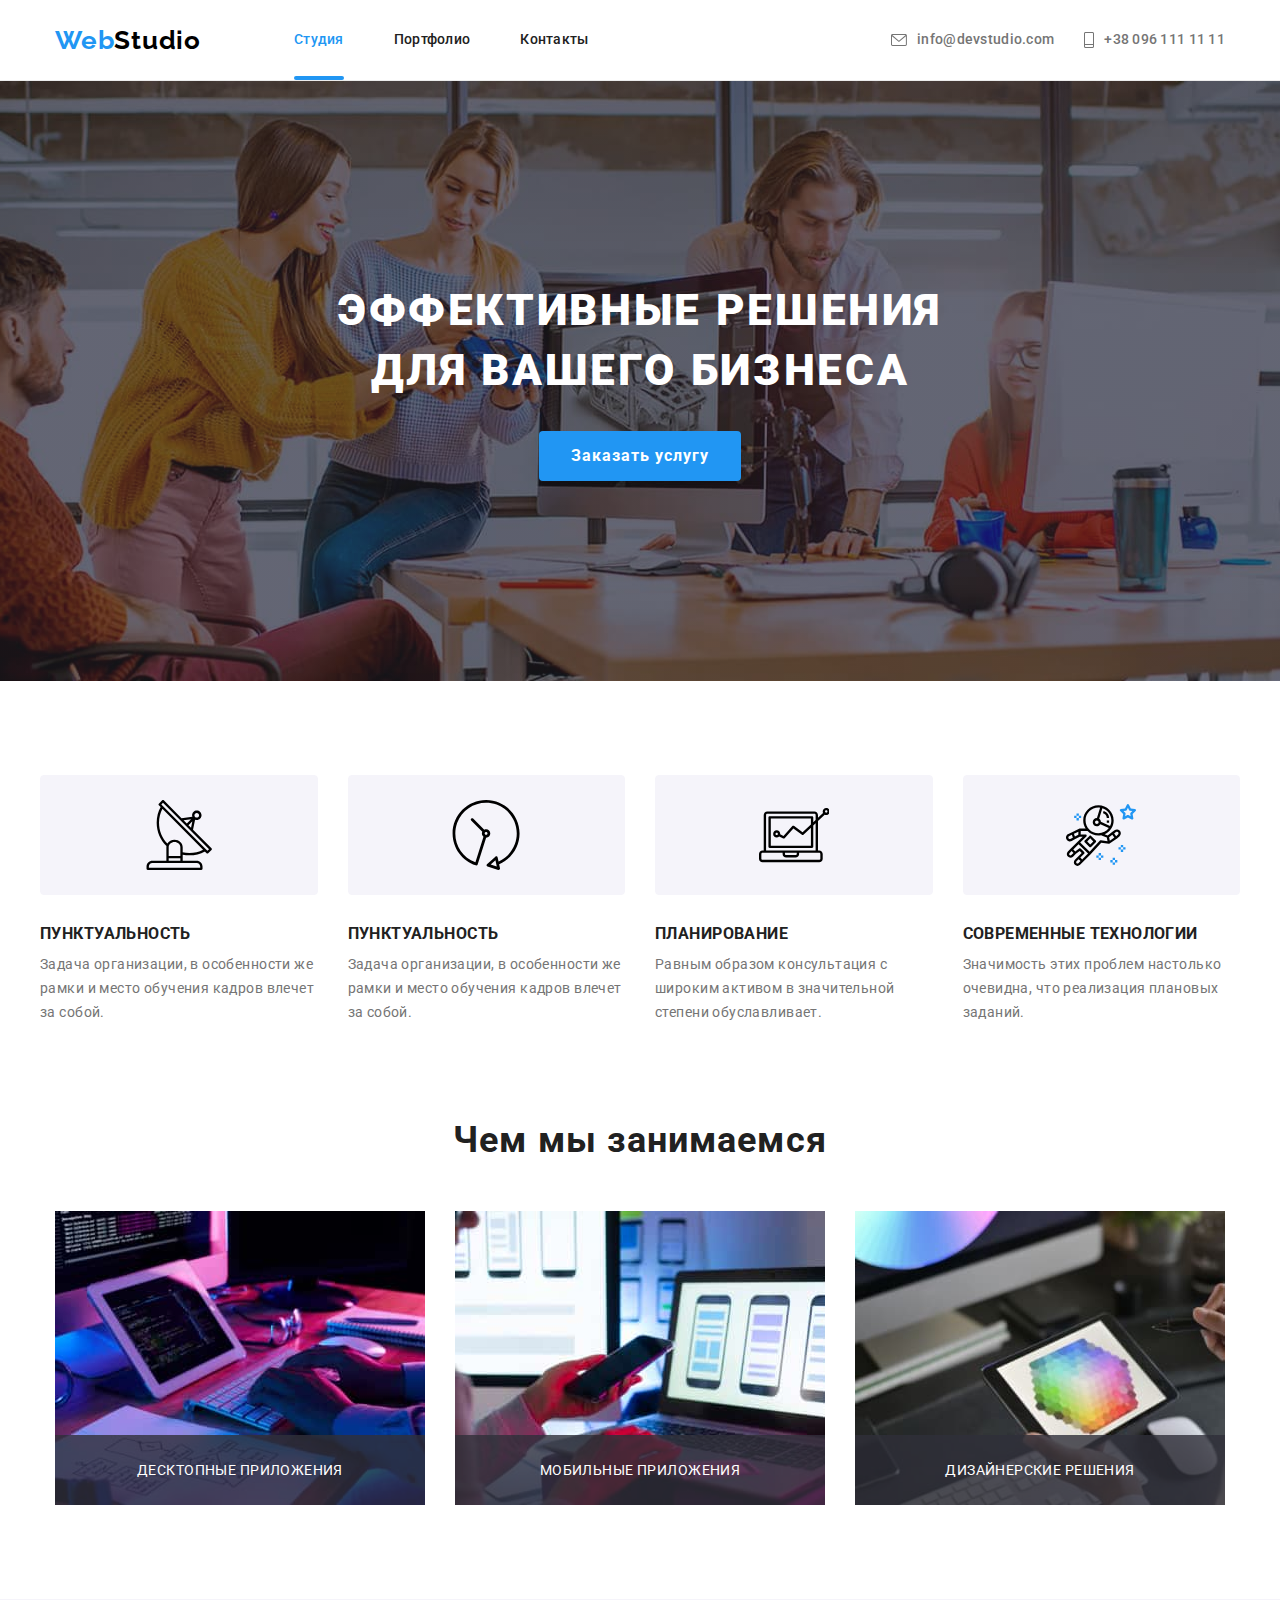
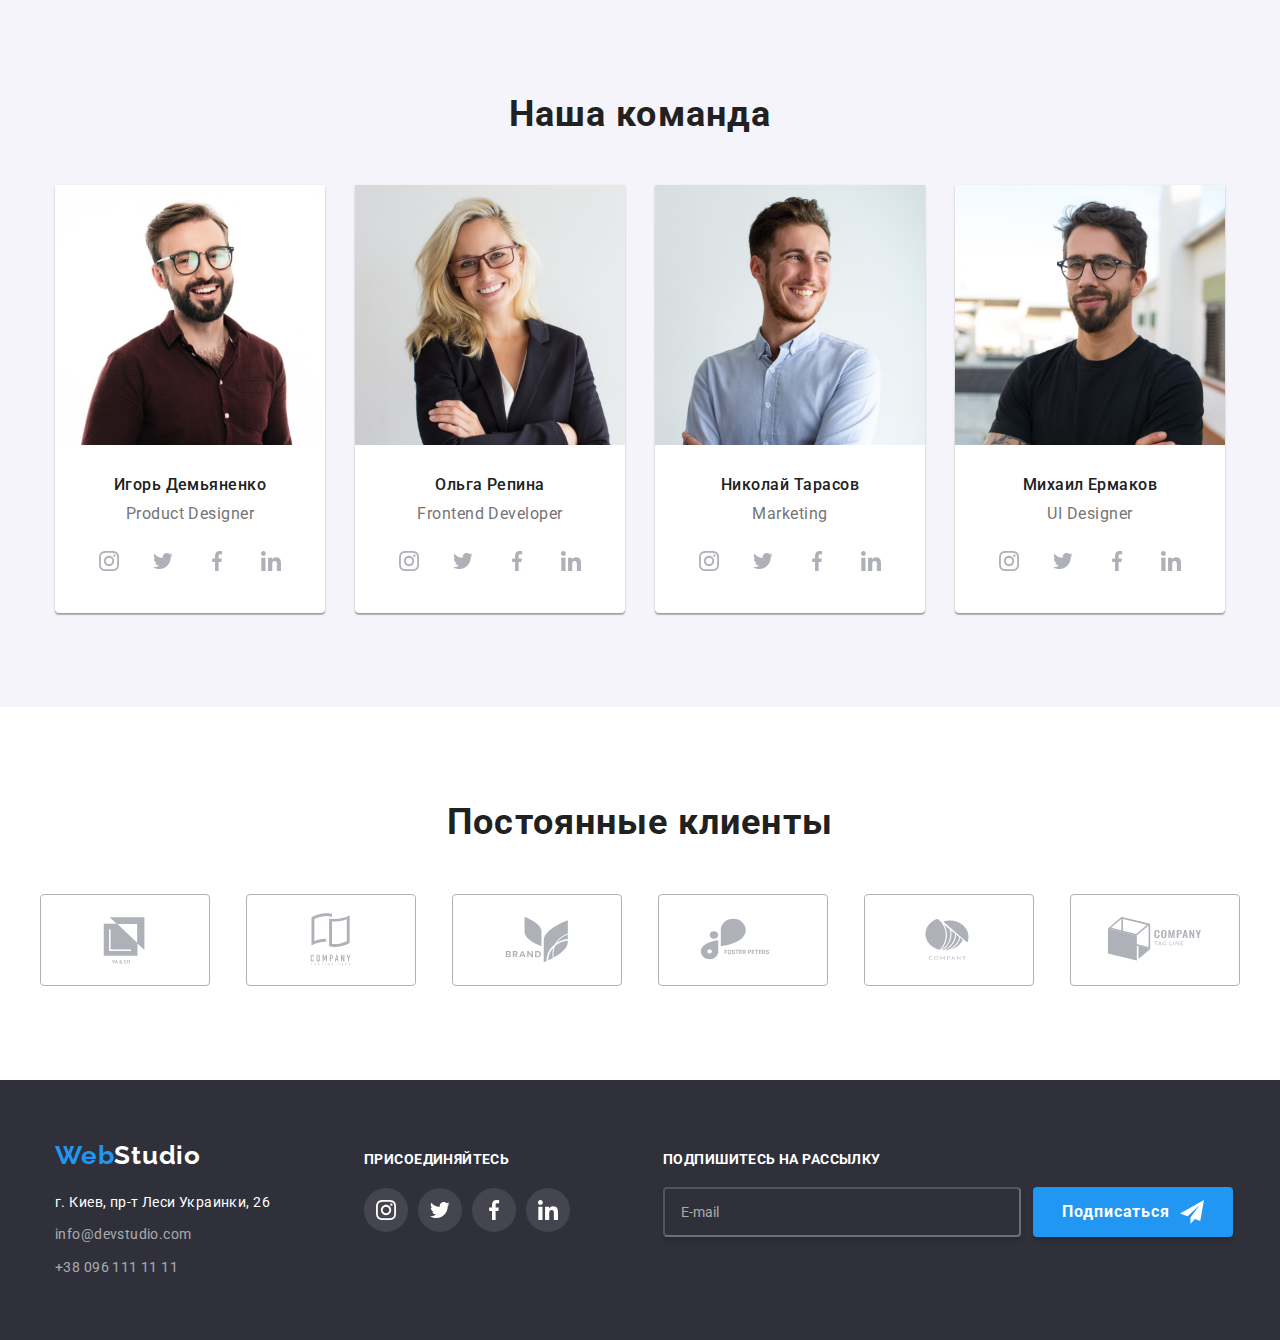
<file: index.html>
<!DOCTYPE html>
<html lang="ru">
<head>
    <meta charset="UTF-8">
    <meta http-equiv="X-UA-Compatible" content="IE=edge">
    <meta name="viewport" content="width=device-width, initial-scale=1.0">
    <title>Студия</title>
    <link rel="preconnect" href="https://fonts.gstatic.com">
    <link href="https://fonts.googleapis.com/css2?family=Raleway:wght@700&family=Roboto:wght@400;500;700;900&display=swap" rel="stylesheet">
    <link rel="stylesheet" href="https://cdnjs.cloudflare.com/ajax/libs/modern-normalize/1.0.0/modern-normalize.min.css">
    <link rel="stylesheet" href="https://cdnjs.cloudflare.com/ajax/libs/modern-normalize/1.0.0/modern-normalize.min.css">   
    <link rel="stylesheet" href="./css/main.min.css">
</head>
<body>
  <header class="header">      
  <div class="container header-container">
      <nav class="navigation">
          <a class="logo link" href="">Web<span class="logo__header">Studio</span></a>
          <ul class="site-nav list">
              <li class="site-nav__list">
                  <a class="site-nav__link link current" href="./index.html">Студия</a></li>
              <li class="site-nav__list">
                  <a class="site-nav__link link" href="./portfolio.html">Портфолио</a></li>
              <li class="site-nav__list">
                  <a class="site-nav__link link" href="">Контакты</a></li>
          </ul>
      </nav>
      <ul class="contact list">
          <li class="contact__list">            
            <a class="contact__link link" href="mailto:info@devstudio.com">
                <svg class="contact-icon" width="16px" height="12px">
                    <use href="./images/sprite.svg#mail"></use>
                </svg>
            info@devstudio.com</a>
         </li>
         <li class="contact__list">
            <a class="contact__link link" href="tel:+380961111111">
                <svg class="contact-icon" width="10px" height="16px">
                    <use href="./images/sprite.svg#phone"></use>
                </svg>
            +38 096 111 11 11</a>
         </li>
      </ul>
  </div>   
  </header>
  <main>
<section class="hero"> 
    <div class="container">
        <h1 class="hero__title">Эффективные решения <br> для вашего бизнеса</h1>
        <button class="hero__button button"  type="button" data-modal-open>Заказать услугу</button>
    </div>                                      
</section> 
<section class="advantages"> 
    <div class="container section-bord">        
    <h2 class="visually-hidden">Наши преимущества</h2>
    <ul class="advantage list">                
        <li class="advantage__list">
            <div class="advantage__icon">
                <svg width="70px" height="70px">
                    <use href="./images/sprite.svg#vector-1"></use>
                </svg>
            </div>            
            <h3 class="advantage__title">Пунктуальность</h3>
            <p class="advantage__text">Задача организации, в особенности же рамки и место обучения кадров влечет за собой.</p>
        </li>
        <li class="advantage__list">
            <div class="advantage__icon">
                <svg width="70px" height="70px">
                    <use href="./images/sprite.svg#vector-2"></use>
                </svg>
            </div>            
            <h3 class="advantage__title">Пунктуальность</h3>
            <p class="advantage__text">Задача организации, в особенности же рамки и место обучения кадров влечет за собой.</p>
        </li>
        <li class="advantage__list">
            <div class="advantage__icon">
                <svg width="70px" height="70px">
                    <use href="./images/sprite.svg#vector-3"></use>
                </svg>
            </div>            
            <h3 class="advantage__title">Планирование</h3>
            <p class="advantage__text">Равным образом консультация с широким активом в значительной степени обуславливает.</p>
        </li>
        <li class="advantage__list">
            <div class="advantage__icon">
                <svg width="70px" height="70px">
                    <use href="./images/sprite.svg#astronaut"></use>
                </svg>
            </div>            
            <h3 class="advantage__title">Современные технологии</h3>
            <p class="advantage__text">Значимость этих проблем настолько очевидна, что реализация плановых заданий.</p>
        </li>
    </ul>
    </div>
</section>
<section class="section-service">
    <div class="container works">
    <h2 class="section-title">Чем мы занимаемся</h2>
    <ul class="service work-lists list">
        <li class="service__list">                    
                <img src="./images/aboutus/about-us1.jpg" alt="картинка" width="370" height="294">
                <p class="service__name">Десктопные приложения</p>                   
        </li>
        <li class="service__list">                    
                <img src="./images/aboutus/about-us2.jpg" alt="картинка" width="370" height="294">
                <p class="service__name">Мобильные приложения</p>
        </li>
        <li class="service__list">                    
                <img src="./images/aboutus/about-us3.jpg" alt="картинка" width="370" height="294">
                <p class="service__name">Дизайнерские решения</p>
        </li>
    </ul>
    </div>
</section>
<section class="section team">
    <div class="container">
    <h2 class="section-title">Наша команда</h2>
    <ul class="staff list">
    <li class="staff__list">
        <img class="staff__img" src="./images/team/igor-demianenko.jpg" alt="фотография Игоря" width="270" height="260">
        <div class="name-box">
            <h3 class="staff__name">Игорь Демьяненко</h3>
            <p class="staff__profession" lang="en">Product Designer</p>
            <ul class="social-list list">
                <li class="social-list__item">
                    <a class="social-list__link" href="">
                        <svg class="social-list__icon" width="20px" height="20px">
                            <use href="./images/sprite.svg#instagram"></use>
                        </svg>
                    </a>                                
                </li>
                <li class="social-list__item">
                    <a class="social-list__link" href="">
                        <svg class="social-list__icon" width="20px" height="20px">
                            <use href="./images/sprite.svg#twitter"></use>
                        </svg>
                    </a>                                
                </li>
                <li class="social-list__item">
                    <a class="social-list__link" href="">
                        <svg class="social-list__icon" width="20px" height="20px">
                            <use href="./images/sprite.svg#facebook"></use>
                        </svg>
                    </a>                                
                </li>
                <li class="social-list__item">
                    <a class="social-list__link" href="">
                        <svg class="social-list__icon" width="20px" height="20px">
                            <use href="./images/sprite.svg#linkedin"></use>
                        </svg>
                    </a>                                
                </li>
            </ul>
        </div>                                                          
    </li>
    <li class="staff__list"> 
        <img class="staff-img" src="./images/team/olga-repina.jpg" alt="фотография Ольги" width="270" height="260">
        <div class="name-box">
            <h3 class="staff__name">Ольга Репина</h3>
            <p class="staff__profession" lang="en">Frontend Developer</p>
            <ul class="social-list list">
                <li class="social-list__item">
                <a class="social-list__link" href="">
                    <svg class="social-list__icon" width="20px" height="20px">
                        <use href="./images/sprite.svg#instagram"></use>
                    </svg>
                </a>
                </li>
                <li class="social-list__item">
                <a class="social-list__link" href="">
                    <svg class="social-list__icon" width="20px" height="20px">
                        <use href="./images/sprite.svg#twitter"></use>
                    </svg>
                </a>
                </li>
                <li class="social-list__item">
                <a class="social-list__link" href="">
                    <svg class="social-list__icon" width="20px" height="20px">
                        <use href="./images/sprite.svg#facebook"></use>
                    </svg>
                </a>
                </li>
                <li class="social-list__item">
                <a class="social-list__link" href="">
                    <svg class="social-list__icon" width="20px" height="20px">
                        <use href="./images/sprite.svg#linkedin"></use>
                    </svg>
                </a>
                </li>
            </ul>
        </div>            
    </li>
    <li class="staff__list">
        <img class="staff-img" src="./images/team/nikolai-tarasov.jpg" alt="фотография Николая" width="270" height="260">
        <div class="name-box">
            <h3 class="staff__name">Николай Тарасов</h3>
            <p class="staff__profession" lang="en">Marketing</p>
            <ul class="social-list list">
                <li class="social-list__item">
                    <a class="social-list__link" href="">
                        <svg class="social-list__icon" width="20px" height="20px">
                            <use href="./images/sprite.svg#instagram"></use>
                        </svg>
                    </a>
                </li>
                <li class="social-list__item">
                    <a class="social-list__link" href="">
                        <svg class="social-list__icon" width="20px" height="20px">
                            <use href="./images/sprite.svg#twitter"></use>
                        </svg>
                    </a>
                </li>
                <li class="social-list__item">
                    <a class="social-list__link" href="">
                        <svg class="social-list__icon" width="20px" height="20px">
                            <use href="./images/sprite.svg#facebook"></use>
                        </svg>
                    </a>
                </li>
                <li class="social-list__item">
                    <a class="social-list__link" href="">
                        <svg class="social-list__icon" width="20px" height="20px">
                            <use href="./images/sprite.svg#linkedin"></use>
                        </svg>
                    </a>
                </li>
            </ul>
        </div>                             
    </li>
    <li class="staff__list">
        <img src="./images/team/mihail-ermakov.jpg" alt="фотография Михаила" width="270" height="260">
        <div class="name-box">
            <h3 class="staff__name">Михаил Ермаков</h3>
            <p class="staff__profession" lang="en">UI Designer</p>
            <ul class="social-list list">
                <li class="social-list-item">
                    <a class="social-list__link" href="">
                        <svg class="social-list__icon" width="20px" height="20px">
                            <use href="./images/sprite.svg#instagram"></use>
                        </svg>
                    </a>
                </li>
                <li class="social-list-item">
                    <a class="social-list__link" href="">
                        <svg class="social-list__icon" width="20px" height="20px">
                            <use href="./images/sprite.svg#twitter"></use>
                        </svg>
                    </a>
                </li>
                <li class="social-list-item">
                    <a class="social-list__link" href="">
                        <svg class="social-list__icon" width="20px" height="20px">
                            <use href="./images/sprite.svg#facebook"></use>
                        </svg>
                    </a>
                </li>
                <li class="social-list-item">
                    <a class="social-list__link" href="">
                        <svg class="social-list__icon" width="20px" height="20px">
                            <use href="./images/sprite.svg#linkedin"></use>
                        </svg>
                    </a>
                </li>
            </ul>
        </div>              
    </li>                 
    </ul>
    </div>
</section>
<section class="section-clients">
    <div class="container section-bord">
        <h2 class="clients-title section-title">Постоянные клиенты</h2>
    <div class="clients-box">
        <ul class="client list">
            <li class="client__list">
                <a class="client__link" href="">
                    <svg class="client__logo" width="106px" height="60px">
                        <use href="./images/sprite.svg#logo-company-1"></use>
                    </svg>
                </a>
            </li>
        </ul>
        <ul class="client list">
            <li class="client__list">
                <a class="client__link" href="">
                    <svg class="client__logo" width="106px" height="60px">
                        <use href="./images/sprite.svg#logo-company-6"></use>
                    </svg>
                </a>
            </li>
        </ul>
        <ul class="client list">
            <li class="client__list">
                <a class="client__link" href="">
                    <svg class="client__logo" width="106px" height="60px">
                        <use href="./images/sprite.svg#logo-company-3"></use>
                    </svg>
                </a>
            </li>
        </ul>
        <ul class="client list">
            <li class="client__list">
                <a class="client__link" href="">
                    <svg class="client__logo" width="106px" height="60px">
                        <use href="./images/sprite.svg#logo-company-4"></use>
                    </svg>
                </a>
            </li>
        </ul>
        <ul class="client list">
            <li class="client__list">
                <a class="client__link" href="">
                    <svg class="client__logo" width="106px" height="60px">
                        <use href="./images/sprite.svg#logo-company-5"></use>
                    </svg>
                </a>
            </li>
        </ul>
        <ul class="client list">
            <li class="client__list">
                <a class="client__link" href="">
                    <svg class="client__logo" width="106px" height="60px">
                        <use href="./images/sprite.svg#logo-company-2"></use>
                    </svg>
                </a>
            </li>
        </ul> 
       
    </div>
    </div>
</section>
  </main>  
  <footer class="footer">
    <div class="container footer-blok">
    <div class="logo-address">
        <a class="logo link" href="">Web<span class="logo-footer">Studio</span></a>
        <address class="address-block">
            <ul class="address-list list">
                <li class="address-list__link"><a class="address-list link" href="" target="_blank"
                        rel="noreferrer noopener">г. Киев, пр-т Леси Украинки, 26</a></li>
                <li class="address-list__link"><a class="address-list__mail link"
                        href="mailto:info@devstudio.com">info@devstudio.com</a></li>
                <li><a class="address-list__tel link" href="tel:+380961111111">+38 096 111 11 11</a></li>
            </ul>
        </address>
    </div>    
    <div class="footer-social-block">
    <p class="footer-social-text">присоединяйтесь</p>
    <ul class="social-list footer-social-list list">
        <li class="social-list__item footer-social-list__item">
        <a class="social-list__link footer-social-list__link" href="">
            <svg class="social-list__icon footer-social-list__icon" width="20px" height="20px">
                <use href="./images/sprite.svg#instagram"></use>
            </svg>
        </a>
        </li>
        <li class="social-list__item footer-social-list__item">
        <a class="social-list__link footer-social-list__link" href="">
            <svg class="social-list__icon footer-social-list__icon" width="20px" height="20px">
                <use href="./images/sprite.svg#twitter"></use>
            </svg>
        </a>
        </li>
        <li class="social-list__item footer-social-list__item">
        <a class="social-list__link footer-social-list__link" href="">
            <svg class="social-list__icon footer-social-list__icon" width="20px" height="20px">
                <use href="./images/sprite.svg#facebook"></use>
            </svg>
        </a>
        </li>
        <li class="social-list__item footer-social-list__item">
        <a class="social-list__link footer-social-list__link" href="">
            <svg class="social-list__icon footer-social-list__icon" width="20px" height="20px">
                <use href="./images/sprite.svg#linkedin"></use>
            </svg>
        </a>
        </li>
    </ul>
    </div>
    <form action="#" class="email-form">
        <p class="email-form__text">Подпишитесь на рассылку</p>
        <div class="email-form__block">
            <label class="email-form__field">
                <input type="email" class="email-form__input" placeholder="E-mail">
            </label>
            <button type="submit" class="email-form__button button">Подписаться
                <svg class="email-form__icon" width="24px" height="24px">
                    <use href="./images/sprite.svg#icon-send"></use>
                </svg>
            </button>
        </div>        
    </form>
    </div>           
  </footer>
<div class="backdrop is-hidden" data-modal>
    <div class="modal">
        <button class="modal__close-button button" type="button" data-modal-close>
            <svg width="11px" height="11px">
                <use href="./images/sprite.svg#icon-close"></use>
            </svg>
        </button>
        <form action="#" class="modal-form">
            <p class="modal-form__head">Оставьте свои данные, мы вам перезвоним</p>
            <label class="modal-form__field">
                Имя
                <span class="modal-form__wrapper">
                    <input type="text" name="user-name" class="modal-form__input" minlength="2" required>
                    <svg class="modal-form__icon" width="12px" height="12px">
                        <use href="./images/sprite.svg#icon-name"></use>
                    </svg>
                </span>                
            </label>
            <label class="modal-form__field">
                Телефон
                <span class="modal-form__wrapper">
                    <input type="tel" name="user-phon" class="modal-form__input" required pattern="[0-9]{3}-[0-9]{3}-[0-9]{2}-[0-9]{2}" title="095-000-00-00">
                    <svg class="modal-form__icon" width="13px" height="13px">
                        <use href="./images/sprite.svg#icon-phon"></use>
                    </svg>
                </span>                
            </label>
            <label class="modal-form__field">
                Почта
                <span class="modal-form__wrapper">
                    <input type="email" name="user-email" class="modal-form__input" required>
                    <svg class="modal-form__icon" width="15px" height="12px">
                        <use href="./images/sprite.svg#icon-mail"></use>
                    </svg>
                </span>
            </label>
            <label class="modal-form__field">
                Комментарий
                <textarea name="user-message" class="modal-form__message" placeholder="Введите текст"></textarea>
            </label>
            <label class="check">
                <input type="checkbox" name="user-policy" class="check_input" required>
                <span class="check_box"></span>
                Соглашаюсь с рассылкой и принимаю <a href="" class="policy-link">Условия договора</a>
            </label>            
            <button type="submit" class="modal-form__button button">Отправить</button>
        </form>
    </div>
</div>
<script src="./js/modal.js"></script>
</body>
</html>
</file>
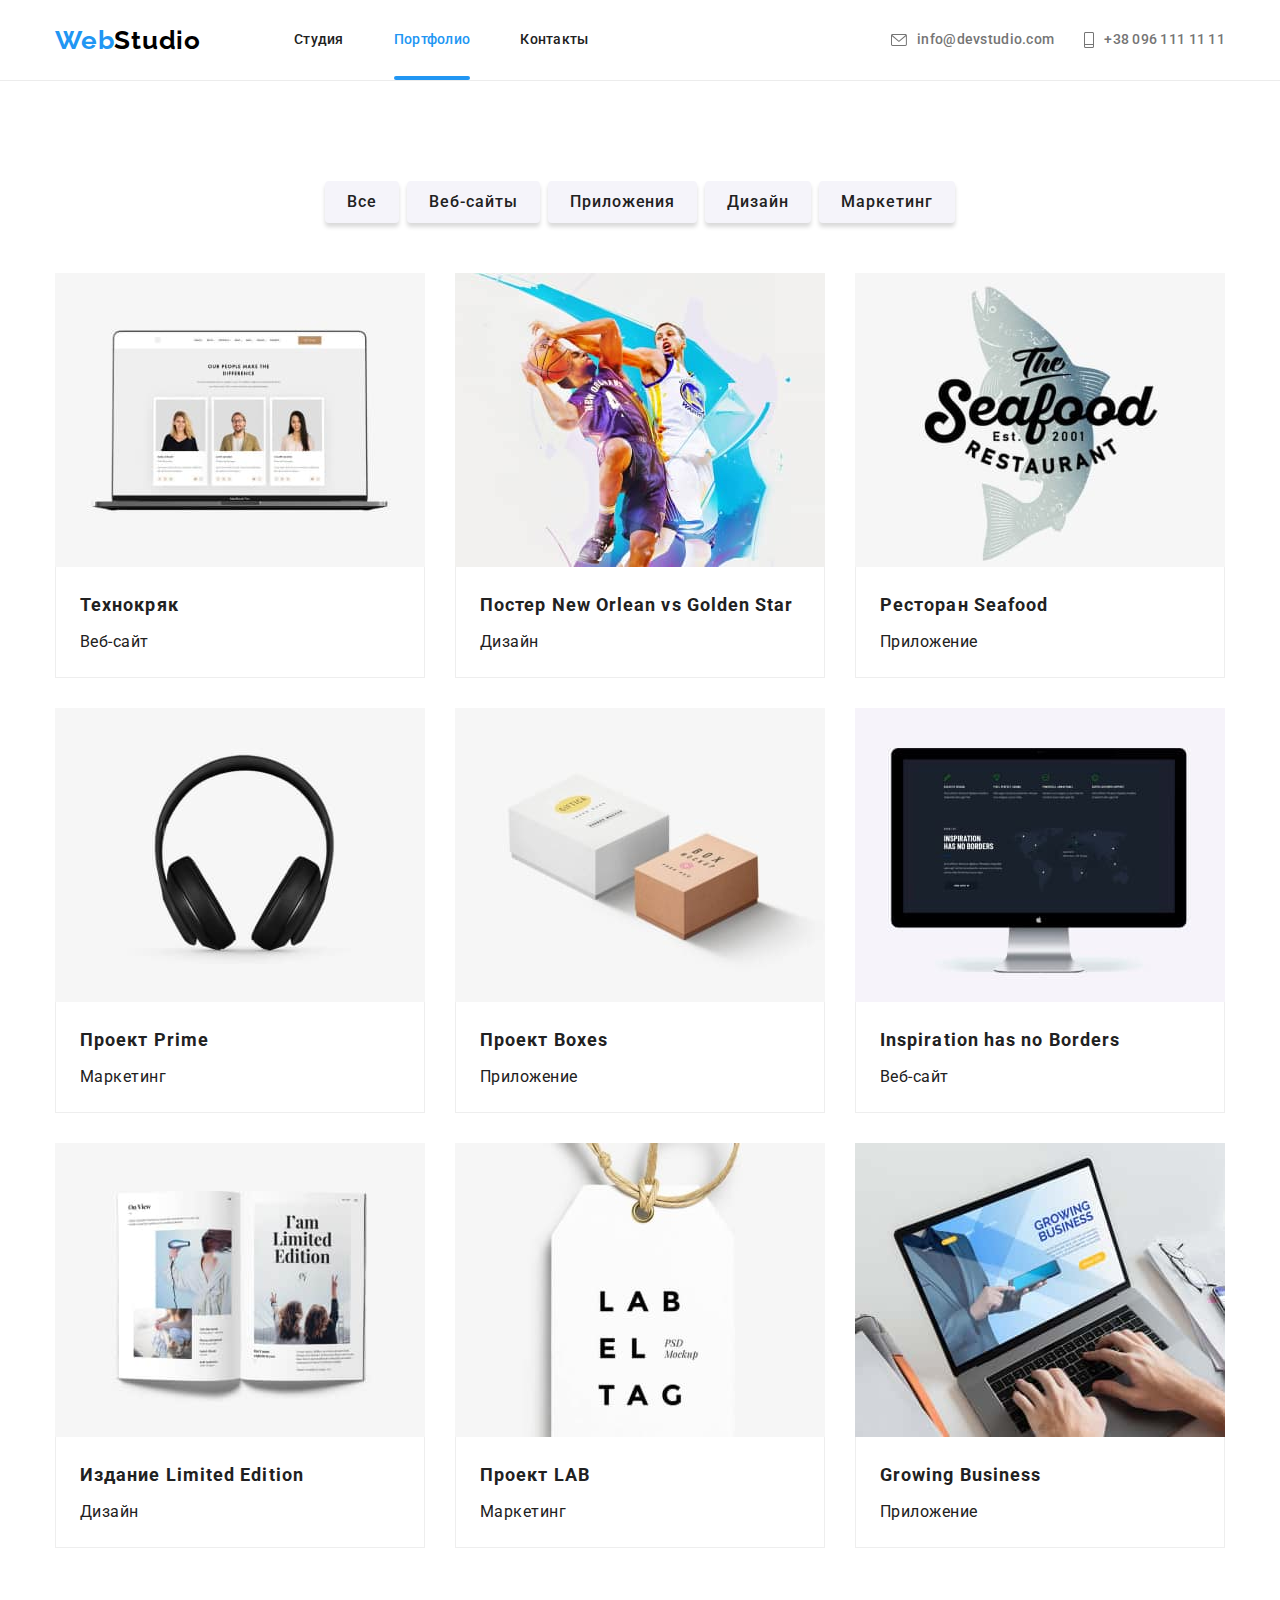
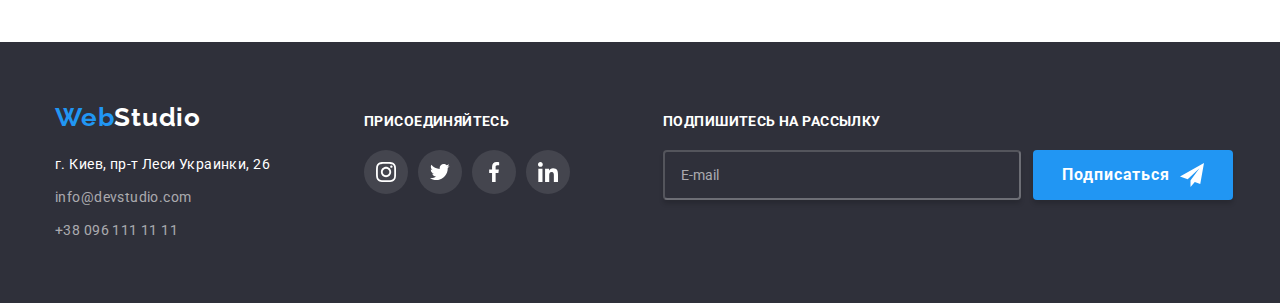
<file: portfolio.html>
<!DOCTYPE html>
<html lang="ru">
<head>
    <meta charset="UTF-8">
    <meta http-equiv="X-UA-Compatible" content="IE=edge">
    <meta name="viewport" content="width=device-width, initial-scale=1.0">
    <title>Портфолио</title>
    <link rel="preconnect" href="https://fonts.gstatic.com">
    <link href="https://fonts.googleapis.com/css2?family=Raleway:wght@700&family=Roboto:wght@400;500;700;900&display=swap" rel="stylesheet">
    
    <link rel="stylesheet" href="https://cdnjs.cloudflare.com/ajax/libs/modern-normalize/1.0.0/modern-normalize.min.css">
    <link rel="stylesheet" href="./css/main.min.css">
</head>
<body>
    <header class="header">
        <div class="container header-container">
            <nav class="navigation">
                <a class="logo link" href="">Web<span class="logo__header">Studio</span></a>
                <ul class="site-nav list">
                    <li class="site-nav__list">
                        <a class="site-nav__link link" href="./index.html">Студия</a>
                    </li>
                    <li class="site-nav__list">
                        <a class="site-nav__link link current" href="./portfolio.html">Портфолио</a>
                    </li>
                    <li class="site-nav__list">
                        <a class="site-nav__link link" href="">Контакты</a>
                    </li>
                </ul>
            </nav>
            <ul class="contact list">
                <li class="contact__list">
                    <a class="contact__link link" href="mailto:info@devstudio.com">
                        <svg class="contact-icon" width="16px" height="12px">
                            <use href="./images/sprite.svg#mail"></use>
                        </svg>
                        info@devstudio.com</a>
                </li>
                <li class="contact__list">
                    <a class="contact__link link" href="tel:+380961111111">
                        <svg class="contact-icon" width="10px" height="16px">
                            <use href="./images/sprite.svg#phone"></use>
                        </svg>
                        +38 096 111 11 11</a>
                </li>
            </ul>
        </div>
    </header>
    <main>
    <section class="portfolio">
        <h1 class="title visually-hidden">Наши проекты</h1>
        <div class="container">
        <ul class="button-list list">
            <li class="button-list_link">
                <button class="button-list_button button" type="button">Все</button></li>
            <li class="button-list_link">
                <button class="button-list_button button" type="button">Веб-сайты</button></li>
            <li class="button-list_link">
                <button class="button-list_button button" type="button">Приложения</button></li>
            <li class="button-list_link">
                <button class="button-list_button button" type="button">Дизайн</button></li>
            <li class="button-list_link">
                <button class="button-list_button button" type="button">Маркетинг</button></li>
        </ul>
         <ul class="project list">
            <li class="project__list">
                <a class="project__link link" href="">
                    <div class="project__description-bloc">
                        <img src="./images/portfolio/ws-technocryk.jpg" alt="ноутбук с заставкой компании">
                        <p class="project__description">Технокряк это современная площадка распространения коронавируса. Компании используют эту
                        платформу для цифрового
                        шпионажа и атак на защищённые сервера конкурентов.</p>
                    </div>                    
                    <div class="bord">
                        <h2 class="project_title">Технокряк</h2>
                        <p class="project_text">Веб-сайт</p>
                    </div>
                </a>                
            </li>
            <li class="project__list">
                <a class="project__link link" href="">
                    <div class="project__description-bloc">
                    <img src="./images/portfolio/des-goldenstar.jpg" alt="два баскетболиста с мячем в прыжке">
                    <p class="project__description">Технокряк это современная площадка распространения коронавируса. Компании используют эту
                        платформу для цифрового
                        шпионажа и атак на защищённые сервера конкурентов.</p>
                    </div>
                    <div class="bord">
                    <h2 class="project_title">Постер New Orlean vs Golden Star</h2>
                    <p class="project_text">Дизайн</p>
                </div>
                </a>
            </li>
            <li class="project__list">
                <a class="project__link link" href="">
                    <div class="project__description-bloc">
                    <img src="./images/portfolio/att-seafood.jpg" alt="логотип ресторана">
                    <p class="project__description">Технокряк это современная площадка распространения коронавируса. Компании используют эту
                        платформу для цифрового
                        шпионажа и атак на защищённые сервера конкурентов.</p>
                    </div>
                    <div class="bord">
                    <h2 class="project_title">Ресторан Seafood</h2>
                    <p class="project_text">Приложение</p>  
                    </div> 
                </a>            
            </li>
            <li class="project__list">
                <a class="project__link link" href="">
                    <div class="project__description-bloc">
                    <img src="./images/portfolio/mar-prime.jpg" alt="наушники">
                    <p class="project__description">Технокряк это современная площадка распространения коронавируса. Компании используют эту
                        платформу для цифрового
                        шпионажа и атак на защищённые сервера конкурентов.</p>
                    </div>
                    <div class="bord">
                    <h2 class="project_title">Проект Prime</h2>
                    <p class="project_text">Маркетинг</p>     
                    </div> 
                </a>         
            </li>
            <li class="project__list">
                <a class="project__link link" href="">
                    <div class="project__description-bloc">
                    <img src="./images/portfolio/boxes.jpg" alt="две коробки">
                    <p class="project__description">Технокряк это современная площадка распространения коронавируса. Компании используют эту
                        платформу для цифрового
                        шпионажа и атак на защищённые сервера конкурентов.</p>
                    </div>
                    <div class="bord">
                    <h2 class="project_title">Проект Boxes</h2>
                    <p class="project_text">Приложение</p> 
                    </div>
                </a>               
            </li>
            <li class="project__list">
                <a class="project__link link" href="">
                    <div class="project__description-bloc">
                    <img src="./images/portfolio/ws-borders.jpg" alt="манитор компьютера">
                    <p class="project__description">Технокряк это современная площадка распространения коронавируса. Компании используют эту
                        платформу для цифрового
                        шпионажа и атак на защищённые сервера конкурентов.</p>
                    </div>
                    <div class="bord">
                    <h2 class="project_title">Inspiration has no Borders</h2>
                    <p class="project_text">Веб-сайт</p>   
                    </div>
                </a>             
            </li>
            <li class="project__list">
                <a class="project__link link" href="">
                    <div class="project__description-bloc">
                    <img src="./images/portfolio/des-lim-edition.jpg" alt="открытый журнал">
                    <p class="project__description">Технокряк это современная площадка распространения коронавируса. Компании используют эту
                        платформу для цифрового
                        шпионажа и атак на защищённые сервера конкурентов.</p>
                    </div>
                    <div class="bord">
                    <h2 class="project_title">Издание Limited Edition</h2>
                    <p class="project_text">Дизайн</p>   
                    </div>  
                </a>          
            </li>
            <li class="project__list">
                <a class="project__link link" href="">
                    <div class="project__description-bloc">
                    <img src="./images/portfolio/mar-lab.jpg" alt="ярлык с названием проекта">
                    <p class="project__description">Технокряк это современная площадка распространения коронавируса. Компании используют эту
                        платформу для цифрового
                        шпионажа и атак на защищённые сервера конкурентов.</p>
                    </div>
                    <div class="bord">
                    <h2 class="project_title">Проект LAB</h2>
                    <p class="project_text">Маркетинг</p>   
                    </div>  
                </a>           
            </li>
            <li class="project__list">
                <a class="project__link link" href="">
                    <div class="project__description-bloc">
                    <img src="./images/portfolio/growing-business.jpg" alt="ноутбук с названием проекта">
                    <p class="project__description">Технокряк это современная площадка распространения коронавируса. Компании используют эту
                        платформу для цифрового
                        шпионажа и атак на защищённые сервера конкурентов.</p>
                    </div>
                    <div class="bord">
                    <h2 class="project_title">Growing Business</h2>
                    <p class="project_text">Приложение</p>  
                    </div>   
                </a>           
            </li>
        </ul>
        </div>
    </section>
    </main>    
    <footer class="footer">
        <div class="container footer-blok">
            <div class="logo-address">
                <a class="logo link" href="">Web<span class="logo-footer">Studio</span></a>
                <address class="address-block">
                    <ul class="address-list list">
                        <li class="address-list__link"><a class="address-list link" href="" target="_blank"
                                rel="noreferrer noopener">г. Киев, пр-т Леси Украинки, 26</a></li>
                        <li class="address-list__link"><a class="address-list__mail link"
                                href="mailto:info@devstudio.com">info@devstudio.com</a></li>
                        <li><a class="address-list__tel link" href="tel:+380961111111">+38 096 111 11 11</a></li>
                    </ul>
                </address>
            </div>
            <div class="footer-social-block">
                <p class="footer-social-text">присоединяйтесь</p>
                <ul class="social-list footer-social-list list">
                    <li class="social-list__item footer-social-list__item">
                        <a class="social-list__link footer-social-list__link" href="">
                            <svg class="social-list__icon footer-social-list__icon" width="20px" height="20px">
                                <use href="./images/sprite.svg#instagram"></use>
                            </svg>
                        </a>
                    </li>
                    <li class="social-list__item footer-social-list__item">
                        <a class="social-list__link footer-social-list__link" href="">
                            <svg class="social-list__icon footer-social-list__icon" width="20px" height="20px">
                                <use href="./images/sprite.svg#twitter"></use>
                            </svg>
                        </a>
                    </li>
                    <li class="social-list__item footer-social-list__item">
                        <a class="social-list__link footer-social-list__link" href="">
                            <svg class="social-list__icon footer-social-list__icon" width="20px" height="20px">
                                <use href="./images/sprite.svg#facebook"></use>
                            </svg>
                        </a>
                    </li>
                    <li class="social-list__item footer-social-list__item">
                        <a class="social-list__link footer-social-list__link" href="">
                            <svg class="social-list__icon footer-social-list__icon" width="20px" height="20px">
                                <use href="./images/sprite.svg#linkedin"></use>
                            </svg>
                        </a>
                    </li>
                </ul>
            </div>
            <form action="#" class="email-form">
                <p class="email-form__text">Подпишитесь на рассылку</p>
                <div class="email-form__block">
                    <label class="email-form__field">
                        <input type="email" class="email-form__input" placeholder="E-mail">
                    </label>
                    <button type="submit" class="email-form__button button">Подписаться
                        <svg class="email-form__icon" width="24px" height="24px">
                            <use href="./images/sprite.svg#icon-send"></use>
                        </svg>
                    </button>
                </div>
            </form>
        </div>
    </footer>
</body>
</html>
</file>
<file: css/main.min.css>
:root{--main-font: 'Roboto', sans-serif;--secondary-font: 'Raleway', sans-serif;--accent-color: #2196f3;--secondary-color: #757575;--body-color: #212121;--white-color: #fff;--background-color-footer-header: #2f303a;--nav-footer-color: #ffffff99;--black-color: #000;--indent: 30px;--background-icon-button: #f5f4fa;--icon-color: #afb1b8;--background-color-hero: #c4c4c4}.visually-hidden{position:absolute;width:1px;height:1px;margin:-1px;border:0;padding:0;white-space:nowrap;clip-path:inset(100%);clip:rect(0 0 0 0);overflow:hidden}h1,h2,h3,h4,h5,h6,p{margin-top:0;margin-bottom:0}ul,ol{margin-top:0;margin-bottom:0;padding-left:0}img{display:block}body{color:var(--body-color);font-family:var(--main-font);font-size:14px;letter-spacing:0.03em;font-style:normal;font-weight:400}.list{list-style:none}.link{text-decoration:none;color:var(--body-color)}.container{width:1200px;padding-left:15px;padding-right:15px;margin:0 auto}.button{font-size:16px;line-height:1.88;letter-spacing:.06em;font-weight:700;border-radius:4px;color:var(--white-color);background-color:var(--accent-color);box-shadow:0 4px 4px rgba(0,0,0,0.15);cursor:pointer}.current{color:var(--accent-color);position:relative}.current::after{content:' ';display:block;position:absolute;width:100%;height:4px;border-radius:2px;background-color:var(--accent-color);margin-top:28px}.section-title{font-size:36px;line-height:1.17;letter-spacing:.03em;font-weight:700;text-align:center}.social-list{display:flex;justify-content:space-between}.social-list__link{transition-property:background-color;transition-duration:250ms;transition-timing-function:cubic-bezier(0.4, 0, 0.2, 1);display:flex;width:44px;height:44px;background-color:var(--white-color);border-radius:50%;align-items:center;justify-content:center}.social-list__link:hover,.social-list__link:focus{background-color:var(--accent-color)}.social-list__icon{transition-property:fill;transition-duration:250ms;transition-timing-function:cubic-bezier(0.4, 0, 0.2, 1);fill:var(--icon-color)}.social-list__link:hover .social-list__icon,.social-list__link:focus .social-list__icon{fill:var(--white-color)}.backdrop{position:fixed;top:0;left:0;z-index:300;width:100vw;height:100vh;background-color:rgba(0,0,0,0.5)}.is-hidden{opacity:0;pointer-events:none;visibility:hidden}.modal{position:absolute;width:528px;height:581px;background-color:var(--white-color);border-radius:4px;top:50%;left:50%;transform:translate(-50%, -50%)}.modal__close-button{border:1px solid rgba(0,0,0,0.1);border-radius:50%;position:absolute;top:8px;right:8px;width:30px;height:30px;padding:0;background-color:#fff;box-shadow:0 1px 3px rgba(0,0,0,0.12),0 1px 1px rgba(0,0,0,0.14),0 2px 1px rgba(0,0,0,0.2)}.modal-form{display:flex;flex-direction:column;padding:40px}.modal-form__head{font-size:20px;line-height:1.17;letter-spacing:.03em;font-weight:700;text-align:center;margin-bottom:12px}.modal-form__field{margin-bottom:10px}.modal-form__input{border:1px solid rgba(33,33,33,0.2);border-radius:4px;width:100%;padding-left:42px;height:40px}.modal-form__input:focus{border-color:var(--accent-color);outline:none}.modal-form__message{border:1px solid rgba(33,33,33,0.2);border-radius:4px;width:100%;height:120px;resize:none;margin-top:4px;padding:12px 16px}.modal-form__message::placeholder{color:rgba(117,117,117,0.5)}.modal-form__message:focus{outline:none;border-color:var(--accent-color)}.check{display:block;padding-left:20px;text-align:center;margin-bottom:30px}.check_input{position:absolute;width:1px;height:1px;margin:-1px;border:0;padding:0;white-space:nowrap;clip-path:inset(100%);clip:rect(0 0 0 0);overflow:hidden}.check_box{border:2px solid var(--body-color);border-radius:2px;transition-property:transform;transition-duration:250ms;transition-timing-function:cubic-bezier(0.4, 0, 0.2, 1);margin-left:-20px;position:absolute;width:16px;height:15px}.check_input:focus+.check_box{border-color:var(--accent-color)}.check_input:checked+.check_box{border-color:var(--accent-color);background-color:var(--accent-color);background-image:url(../images/check.svg);background-repeat:no-repeat;background-size:cover;background-position:center}.policy-link{color:var(--accent-color)}.modal-form__button{padding:10px 55px;align-self:center;border:1px solid var(--accent-color)}.modal-form__wrapper{position:relative;display:block;margin-top:4px}.modal-form__icon{transition-property:transform;transition-duration:250ms;transition-timing-function:cubic-bezier(0.4, 0, 0.2, 1);position:absolute;left:15px;top:50%;transform:translateY(-50%)}.modal-form__input:focus+.modal-form__icon{fill:var(--accent-color)}.section-bord{padding:94px 0}.header-container{display:flex;align-items:center;justify-content:space-between}.header{border-bottom:1px solid #ececec}.navigation{display:flex;align-items:center}.logo{font-size:26px;line-height:1.19;letter-spacing:.03em;font-weight:700;transition-property:color;transition-duration:250ms;transition-timing-function:cubic-bezier(0.4, 0, 0.2, 1);font-family:var(--secondary-font);color:var(--accent-color);margin-right:93px;padding:24px 0}.logo:hover,.logo:focus{color:var(--accent-color)}.logo__header{transition-property:color;transition-duration:250ms;transition-timing-function:cubic-bezier(0.4, 0, 0.2, 1);color:var(--black-color)}.logo__header:hover,.logo__header:focus{color:var(--accent-color)}.site-nav{display:flex;justify-content:center}.site-nav__link{transition-property:color;transition-duration:250ms;transition-timing-function:cubic-bezier(0.4, 0, 0.2, 1);display:block;padding:32px 0}.site-nav__link:hover,.site-nav__link:focus{color:var(--accent-color)}.site-nav__list:not(:last-child){margin-right:50px}.site-nav,.contact__link{font-size:14px;line-height:1.14;letter-spacing:.02em;font-weight:500;font-family:var(--main-font);color:var(--secondary-color)}.contact{display:flex;justify-content:center}.contact__list{display:flex;align-items:center;fill:var(--secondary-color)}.contact__list:not(:first-child){margin-left:var(--indent)}.contact__link{transition-property:color;transition-duration:250ms;transition-timing-function:cubic-bezier(0.4, 0, 0.2, 1);display:flex;align-items:center;padding:32px 0}.contact__link:hover,.contact__link:focus{color:var(--accent-color)}.contact-icon{transition-property:color;transition-duration:250ms;transition-timing-function:cubic-bezier(0.4, 0, 0.2, 1);align-items:center;margin-right:10px}.contact__link:hover .contact-icon,.contact__link:focus .contact-icon{fill:var(--accent-color)}.hero{background-color:var(--background-color-hero);text-align:center;padding-top:200px;padding-bottom:200px;background-image:linear-gradient(rgba(47,48,58,0.4), rgba(47,48,58,0.4)),url(../images/hero.jpg);background-repeat:no-repeat;max-width:1600px;margin:auto;background-position:center;background-size:cover}.hero__title{font-size:44px;line-height:1.36;letter-spacing:.06em;font-weight:900;text-transform:uppercase;color:var(--white-color);margin-bottom:var(--indent)}.hero__button{font-style:normal;display:flex;margin-left:auto;margin-right:auto;padding:10px 32px;border:transparent}.advantage{align-content:center;display:flex}.advantage__list{flex-basis:calc(100% / 4)}.advantage__list:not(:last-child){margin-right:var(--indent)}.advantage__title{font-weight:700;line-height:1.14;margin-top:var(--indent);text-transform:uppercase}.advantage__text{line-height:1.71;color:var(--secondary-color);display:block;margin-top:10px}.advantage__icon{border:1px solid var(--background-icon-button);border-radius:4px;display:flex;align-items:center;justify-content:center;height:120px;background-color:var(--background-icon-button)}.works{padding-bottom:94px}.service{display:flex;flex-wrap:wrap}.service__list{width:370px;position:relative;overflow:hidden}.service__list:not(:last-child){margin-right:var(--indent)}.service__name{position:absolute;left:0;bottom:0;width:100%;height:70px;display:flex;justify-content:center;align-items:center;color:var(--white-color);background-color:rgba(47,48,58,0.8);text-transform:uppercase}.team{background-color:var(--background-icon-button);padding:94px 0}.section-title{margin-bottom:50px}.staff{display:flex;flex-wrap:wrap;margin-right:calc(-1 * var(--indent));margin-bottom:calc(-1 * var(--indent))}.staff__list{flex-basis:calc(100% / 4 - var(--indent));margin-right:var(--indent);margin-bottom:var(--indent);background:var(--white-color);box-shadow:0px 1px 3px rgba(0,0,0,0.12),0px 1px 1px rgba(0,0,0,0.14),0px 2px 1px rgba(0,0,0,0.2);border-radius:0px 0px 4px 4px}.staff__name{font-size:16px;line-height:1.19;letter-spacing:.03em;font-weight:500;text-align:center;margin-bottom:10px}.staff__profession{font-size:16px;line-height:1.19;letter-spacing:.03em;font-weight:400;text-align:center;color:var(--secondary-color);margin-bottom:16px}.name-box{padding:30px 32px}.clients-box{display:flex;justify-content:space-between}.clients-title{margin-bottom:50px}.client__link{border:1px solid var(--icon-color);border-radius:4px;transition-property:border-color;transition-duration:250ms;transition-timing-function:cubic-bezier(0.4, 0, 0.2, 1);display:flex;width:170px;height:92px;align-items:center;justify-content:center}.client__link:hover,.client__link:focus{border-color:var(--accent-color)}.client__logo{transition-property:fill;transition-duration:250ms;transition-timing-function:cubic-bezier(0.4, 0, 0.2, 1);fill:var(--icon-color)}.client__link:hover .client__logo,.client__link:focus .client__logo{fill:var(--accent-color)}.footer{background-color:var(--background-color-footer-header);padding-top:60px;padding-bottom:60px}.address-list__link{margin-bottom:9px}.logo-footer{transition-property:color;transition-duration:250ms;transition-timing-function:cubic-bezier(0.4, 0, 0.2, 1);color:var(--white-color)}.logo-footer:hover,.logo-footer:focus{color:var(--accent-color)}.address-list,.address-list__mail,.address-list__tel{font-style:normal;font-family:var(--main-font);line-height:1.71}.address-list{color:var(--white-color);margin-top:20px}.address-list__mail,.address-list__tel{color:var(--nav-footer-color)}.footer-blok{display:flex;align-items:baseline}.footer-social-block{margin-left:70px;margin-right:93px}.footer-social-text{font-size:14px;line-height:1.14;letter-spacing:.03em;font-weight:700;text-align:left;text-transform:uppercase;color:var(--white-color);margin-bottom:20px;fill:var(--accent-color)}.footer-social-list__item:not(:first-child){margin-left:10px}.footer-social-list__link{background-color:rgba(255,255,255,0.1)}.footer-social-list__icon{fill:var(--white-color)}.email-form__text{font-size:14px;line-height:1.17;letter-spacing:.03em;font-weight:700;text-align:left;text-transform:uppercase;color:var(--white-color);margin-bottom:20px}.email-form__block{display:flex;justify-content:space-between}.email-form__input{width:358px;height:50px;color:var(--white-color);background-color:var(--background-color-footer-header);border-color:rgba(255,255,255,0.3);border-radius:4px;box-shadow:0 4px 4px rgba(0,0,0,0.15);padding-left:16px}.email-form__input::placeholder{color:rgba(255,255,255,0.6)}.email-form__button{width:200px;height:50px;display:flex;align-items:center;justify-content:center;fill:var(--white-color);background-color:var(--accent-color);border-color:var(--accent-color);padding:0;border:none}.email-form__icon{margin-left:10px}.email-form__field{margin-right:12px}.portfolio{padding-top:100px;padding-bottom:94px}.button-list{display:flex;margin-bottom:50px;justify-content:center}.button-list_button{border:rgba(0,0,0,0);border-radius:4px;transition-property:background-color,color,box-shadow;transition-duration:250ms;transition-timing-function:cubic-bezier(0.4, 0, 0.2, 1);font-family:var(--main-font);font-weight:500;font-size:16px;line-height:1.63;text-align:center;color:var(--body-color);padding:8px 22px;background:var(--background-icon-button)}.button-list_button:hover,.button-list_button:focus{background-color:var(--accent-color);color:var(--white-color);box-shadow:0px 3px 1px rgba(0,0,0,0.1),0px 1px 2px rgba(0,0,0,0.08),0px 2px 2px rgba(0,0,0,0.12)}.button-list_link:not(:last-child){margin-right:8px}.project{display:flex;flex-wrap:wrap;margin-right:calc(-1 * var(--indent));margin-bottom:calc(-1 * var(--indent))}.project__list{display:flex;flex-basis:calc(100% / 3 - var(--indent));margin-right:var(--indent);margin-bottom:var(--indent)}.project__link{transition-property:box-shadow;transition-duration:250ms;transition-timing-function:cubic-bezier(0.4, 0, 0.2, 1)}.project__link:hover,.project__link:focus{box-shadow:1px 4px 6px rgba(0,0,0,0.16),0 4px 4px rgba(0,0,0,0.06),0 1px 1px rgba(0,0,0,0.12)}.project__description-bloc{position:relative;overflow:hidden}.project__description{font-size:18px;line-height:1.56;letter-spacing:.03em;font-weight:400;font-family:var(--main-font);color:var(--white-color);text-align:left;position:absolute;width:100%;height:100%;top:0;left:0;background-color:rgba(33,150,243,0.9);padding:24px 63px;overflow:auto;transform:translateY(100%);transition:transform;transition-duration:250ms;transition-timing-function:cubic-bezier(0.4, 0, 0.2, 1)}.project__link:hover .project__description,.project__link:focus .project__description{transform:translateY(0%)}.bord{padding:20px 24px;border:1px solid #eeeeee;border-top:transparent}.project_title{font-size:18px;line-height:2;letter-spacing:.06em;font-weight:700;font-family:var(--main-font);color:var(--body-color);margin-bottom:4px;text-align:left}.project_text{font-size:16px;line-height:1.88;letter-spacing:.03em;font-weight:400;font-family:var(--main-font);color:var(--secondary-font);text-align:left}
/*# sourceMappingURL=main.min.css.map */
</file>
